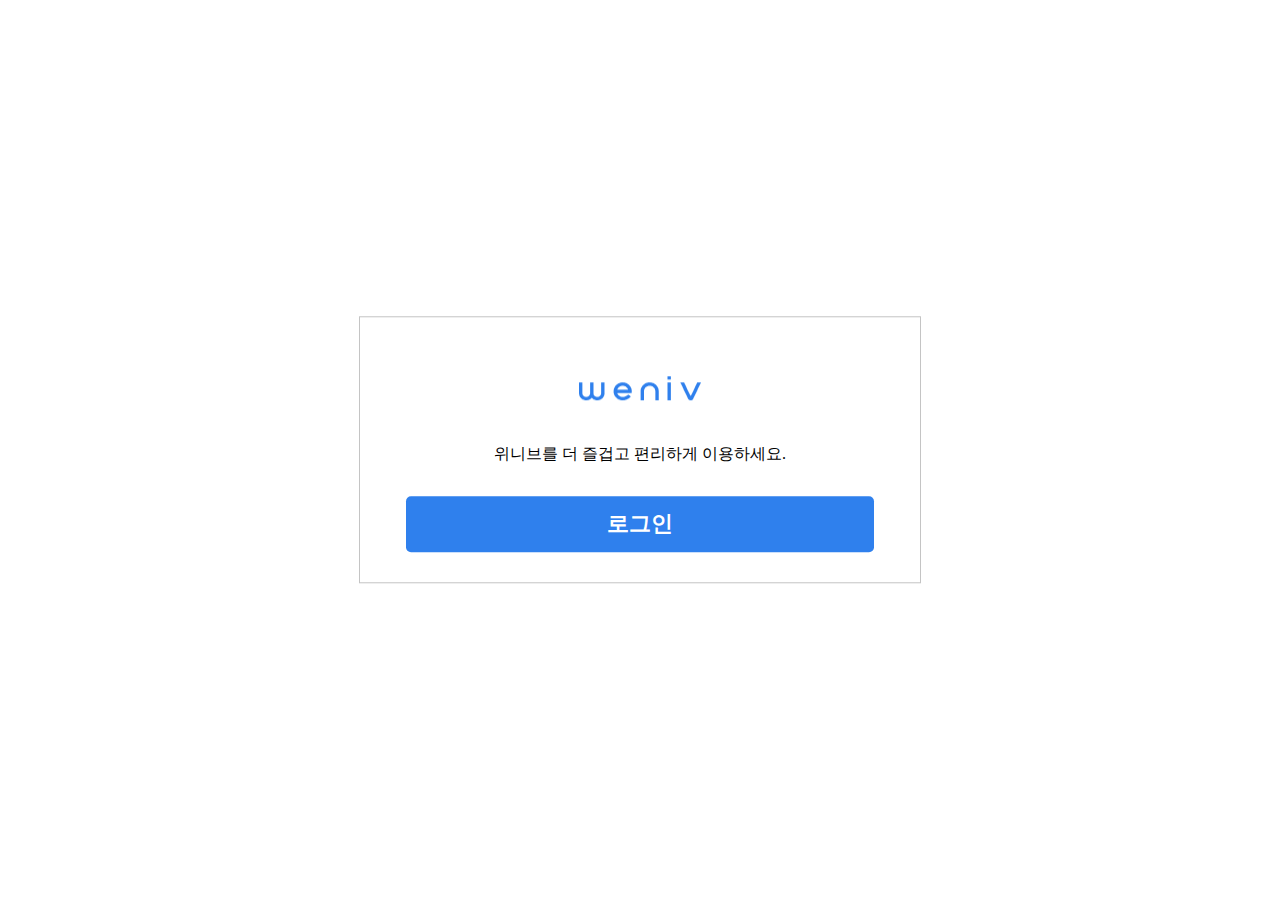
<file: index.html>
<!DOCTYPE html>
<html lang="ko">

<head>
    <meta charset="UTF-8">
    <meta http-equiv="X-UA-Compatible" content="IE=edge">
    <meta name="viewport" content="width=device-width, initial-scale=1.0">
    <link rel="stylesheet" href="main.css">
    <title>로그인 화면</title>
</head>

<body>
    <article class="content-move-login">
        <h1><img class="move-login-logo" src="images/weniv-logo.png" alt="위니브 로고"></h1>
        <p class="move-login-text">위니브를 더 즐겁고 편리하게 이용하세요.</p>
        <a href="modal.html" class="move-login-button">로그인</a>
    </article>
</body>

</html>
</file>
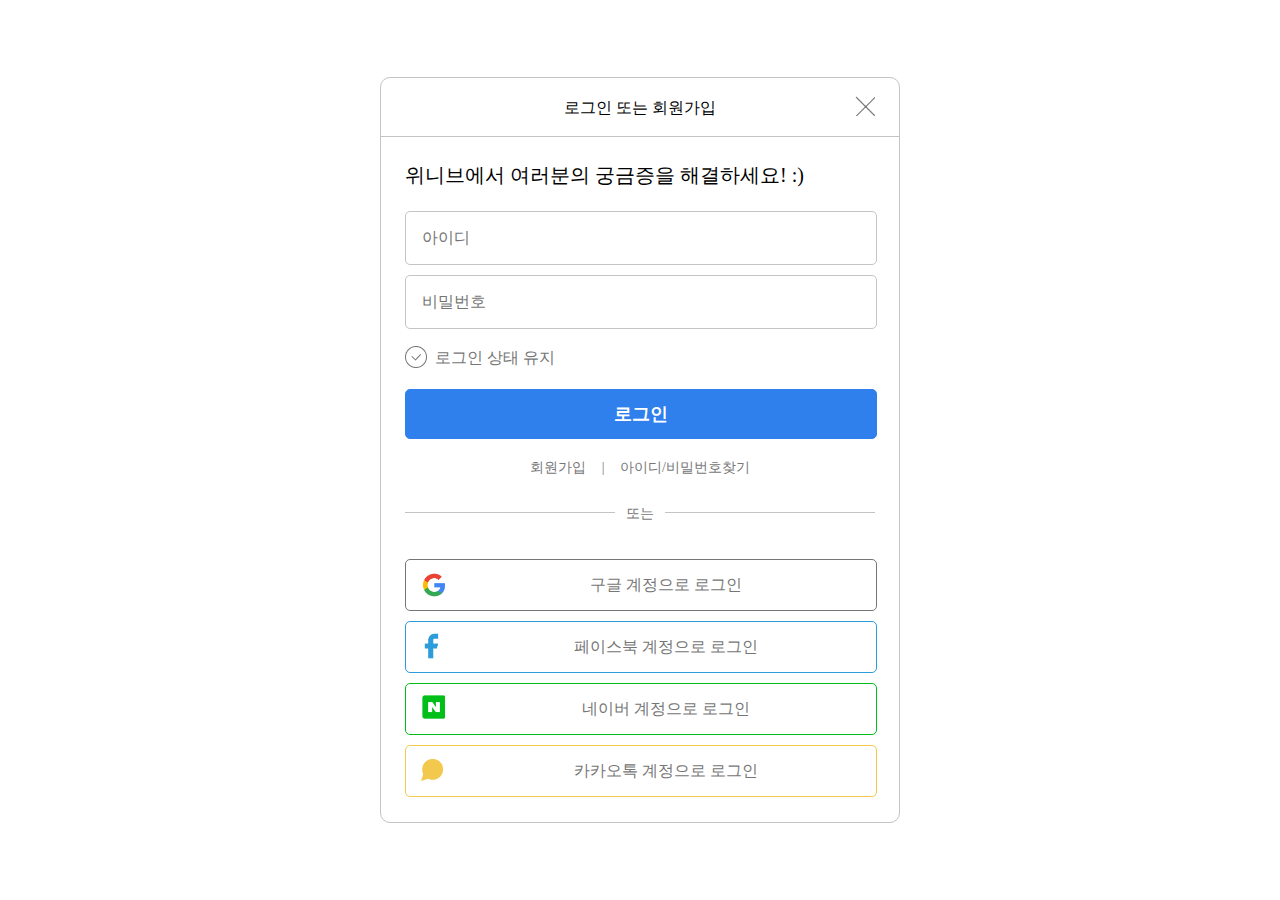
<file: modal.html>
<!DOCTYPE html>
<html lang="ko">

<head>
    <meta charset="UTF-8">
    <meta http-equiv="X-UA-Compatible" content="IE=edge">
    <meta name="viewport" content="width=device-width, initial-scale=1.0">
    <link rel="stylesheet" href="css_reset.css">
    <link rel="stylesheet" href="modal.css">
    <title>모달</title>
</head>

<body>
    <header class="content-header">
        <h2 class="header-title">로그인 또는 회원가입</h3>
    </header>
    <article class="content-main">
        <h2 class="blind">회원가입, 로그인 또는 소셜서비스로 로그인</h2>
        <section class="content-login">
            <h3 class="blind">로그인 섹션</h3>
            <p class="login-text">위니브에서 여러분의 궁금증을 해결하세요! :)</p>
            <form class="content-loginform" action="" method="get">
                <label for="input-id" class="blind">아이디</label>
                <input class="login-id" type="text" id="input-id" name="id" placeholder="아이디">
                <label for="input-pw" class="blind"></label>
                <input class="login-pw" type="password" id="input-pw" name="pw" placeholder="비밀번호">
                <input class="login-checkbox" id="login-checkbox" type="checkbox">
                <label class="checkbox-label" for="login-checkbox"><span></span>로그인 상태 유지</label>
                <input class="login-button" type="submit" value="로그인">
            
            <div class="wrap-link">
                <a href="" class="link-signup">회원가입</a>
                <span class="line"></span>
                <a href="" class="link-find">아이디/비밀번호찾기</a>
            </div>
        </form>
            <div class="line-separator">또는</siv>
        </section>
        <section class="content-others">
            <h2 class="blind">다른 계정으로 로그인</h2>
            <ul class="login-list">
                <li>
                    <a class="link-google" href="">
                        구글 계정으로 로그인
                    </a>
                </li>
                <li>
                    <a class="link-facebook" href="">
                        페이스북 계정으로 로그인
                    </a>
                </li>
                <li>
                    <a class="link-naver" href="">
                        네이버 계정으로 로그인
                    </a>
                </li>
                <li>
                    <a class="link-kakao" href="">
                        카카오톡 계정으로 로그인
                    </a>
                </li>
            </ul>
        </section>
        <a href="index.html" class="btn-close"><img class="btn-img" src="images/close.png" alt="로그인 닫기"></a>
    </article>
</body>

</html>
</file>
<file: main.css>
a {
    text-decoration: none;
}

input[id="login-checkbox"] {
    display: none;
}

.blind {
    position: absolute;
    clip: rect(0 0 0 0);
    width: 1px;
    height: 1px;
    margin: -1px;
    overflow: hidden;
}

.content-move-login {
    width: 500px;
    position: absolute;
    transform: translate(-50%, -50%);
    top: 50%;
    left: 50%;
    padding: 30px;
    border: 1px solid #C4C4C4;
    background-color: #FFFFFF;
    text-align: center;
}

.move-login-logo {
    width: 138;
    height: 40px;
}

.move-login-text {
    margin: 28px 0 32px;
    font-size: 16px;
    font-weight: 400;
    line-height: 20px;
    color: #000000;
}

.move-login-button {
    display: block;
    width: 440px;
    padding: 14px;
    background: #2F80ED;
    border-radius: 5px;
    margin: 0 auto;
    font-size: 22px;
    font-weight: 700;
    line-height: 28px;
    color: #FFFFFF;
}
</file>
<file: modal.css>
a {
    text-decoration: none;
}

input[id="login-checkbox"] {
    display: none;
}

.blind {
    position: absolute;
    clip: rect(0 0 0 0);
    width: 1px;
    height: 1px;
    margin: -1px;
    overflow: hidden;
}

body {
    position: absolute;
    width: 520px;
    transform: translate(-50%, -50%);
    top: 50%;
    left: 50%;
    border: 1px solid #C4C4C4;
    box-sizing: border-box;
    border-radius: 10px;
}

.content-header {
    padding: 20px 22px 18px;
    text-align: center;
    line-height: 20px;
    border-bottom: 1px solid #C4C4C4;
    overflow: hidden;
}

.content-header .header-title {
    display: inline-block;
    font-weight: 500px;
    font-size: 16px;
}

.content-header .link-close {
    float: right;
}

.link-close .img-close {
    width: 16px;
    height: 16px;
    color: #767676;
}

.content-main {
    padding: 26px 24px 15px;
}

.content-login {
    margin-bottom: 38px;
}

.content-login .login-text {
    display: block;
    width: 472px;
    font-weight: 500;
    font-size: 20px;
    line-height: 24px;
    color: #000000;
}

.content-login .login-id {
    display: block;
    width: 472px;
    padding-left: 16px;
    margin-top: 24px;
    font-size: 16px;
    font-weight: 400;
    line-height: 50px;
    color: #767676;
    border: 1px solid #C4C4C4;
    box-sizing: border-box;
    border-radius: 5px;
}

.content-login .login-pw {
    margin-top: 10px;
    margin-bottom: 17px;
    width: 472px;
    padding-left: 16px;
    font-size: 16px;
    font-weight: 400;
    line-height: 50px;
    color: #767676;
    border: 1px solid #C4C4C4;
    box-sizing: border-box;
    border-radius: 5px;
}

.login-checkbox {
    vertical-align: middle;
}

.checkbox-label {
    font-weight: 500;
    font-size: 16px;
    line-height: 20px;
    color: #767676;
    
}
.content-loginform .checkbox-label::before {
    display: inline-block;
    content: "";
    width: 22px;
    height: 22px;
    margin-right: 8px;
    vertical-align: -5px;
    background-image: url("images/uncheck-box.png");
}

.content-loginform .login-checkbox:focus+.checkbox-label::before  {
    outline: 2px solid #000;
    outline-offset: 5px;
}

.content-loginform .login-checkbox:checked+.checkbox-label::before {
    background-image: url("images/check-box.png");
}



.login-button {
    background-color: #2F80ED;
    width: 472px;
    margin-top: 21px;
    height: 50px;
    box-sizing: border-box;
    border-radius: 5px;
    border: 1px solid #2F80ED;
    font-weight: 700;
    font-size: 18px;
    line-height: 22px;
    color: #FFFFFF;
}

.wrap-link {
    margin: 20px auto;
    text-align: center;
    color: #767676;
    font-weight: 400;
    font-size: 14px;
    line-height: 18px;
}

.link-signup, .link-find {
    color: #767676;
    margin: 0 12px;
    font-weight: 400;
    font-size: 14px;
    line-height: 18px;
}

.line::after {
    content: '\007c';
}

.line-separator {
    margin-top: 30px;
    font-weight: 400;
    font-size: 14px;
    text-align: center;
    color: #767676;
}

.line-separator::before {
    float: left;
    margin-top: 5px;
    content: '';
    width: 210px;
    border-bottom: 1px solid #C4C4C4;
}

.line-separator::after {
    float: right;
    margin-top: 5px;
    content: '';
    width: 210px;
    border-bottom: 1px solid #C4C4C4;
}

/* section 2*/

ul a[class^="link"] {
    display: block;
    margin-bottom: 10px;
    width: 472px;
    text-align: center;
    text-decoration: none;
    line-height: 50px;
    font-weight: 500;
    font-size: 16px;
    background: #FFFFFF;
    color: #767676;
    box-sizing: border-box;
    border-radius: 5px;
}

ul .link-google {
    border: 1px solid #767676;
}

ul .link-facebook {
    border: 1px solid #2D9CDB;
}

ul .link-naver {
    border: 1px solid #00BF18
}

ul .link-kakao {
    border: 1px solid #F2C94C
}

ul a[class^="link"]::before {
    content: '';
    display: block;
    width: 28px;
    height: 28px;
    float: left;
    margin: 11px;
    background-image: url(images/spritesheet2.png);
    background-repeat: no-repeat;
    background-size: 80px 80px;
}

.link-google::before {
    background-position: -43px -6px;
}

.link-facebook::before {

    background-position: -5px -7px;
}

.link-naver::before {

    background-position: -43px -48px;
}

.link-kakao::before {

    background-position: -5px -47px;
}

.btn-close {
    position: absolute;
    padding: 18px 24px;
    top: 0;
    right: 0;
    border: none;
    background-color: transparent
}

.btn-img {
    width: 20px;
    height: 20px;
}
</file>
